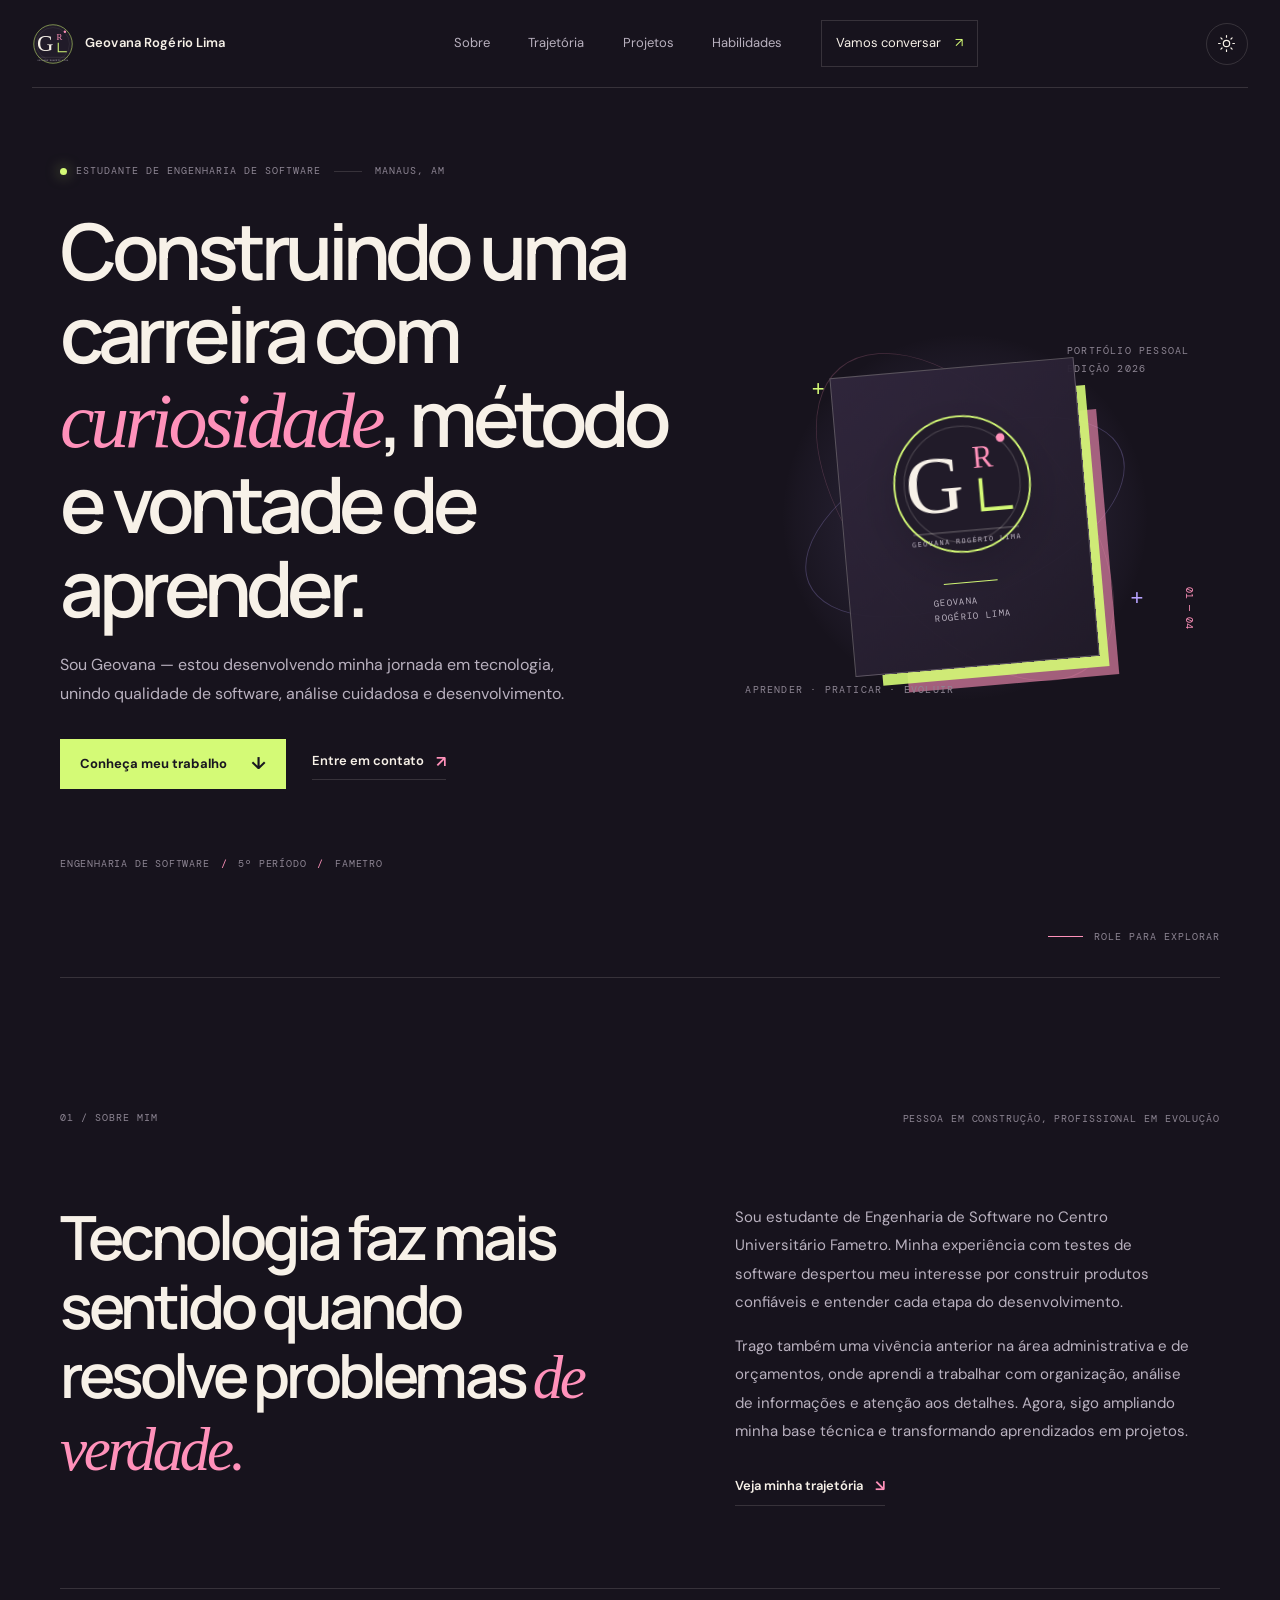
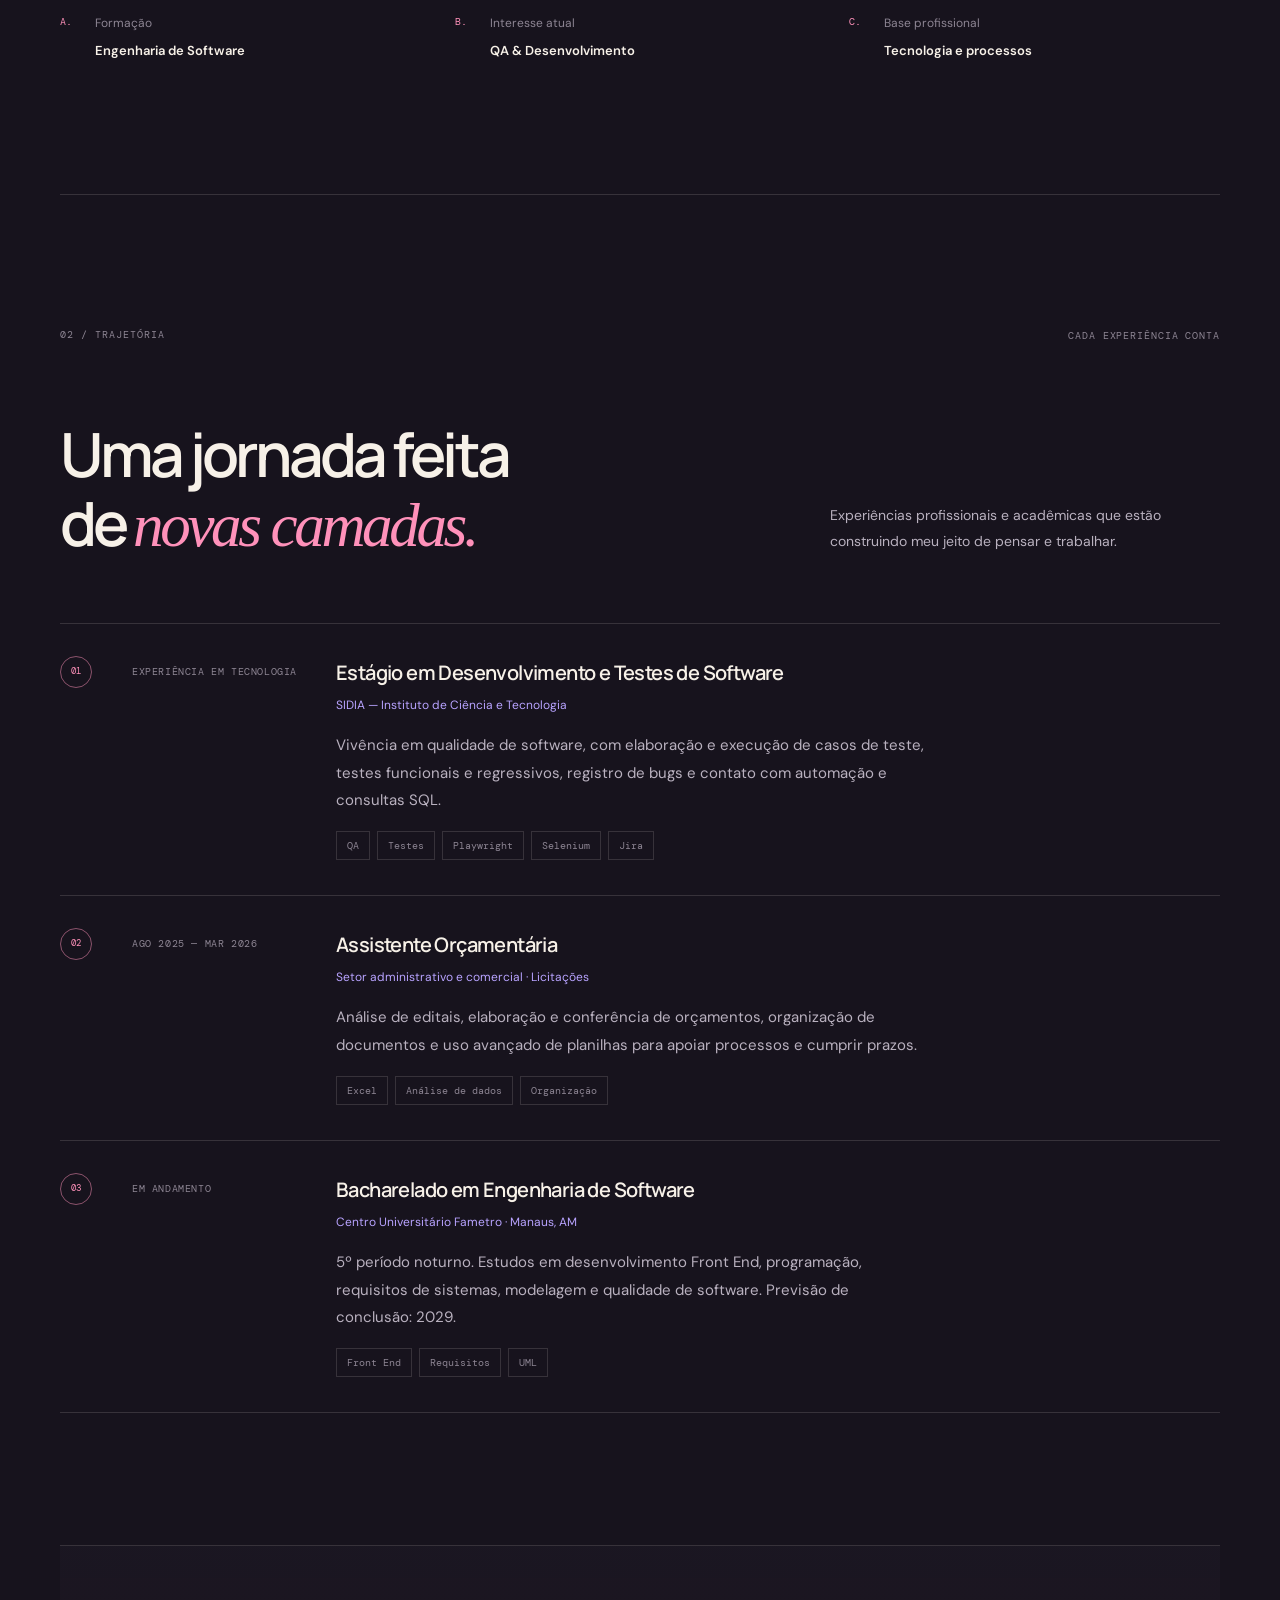
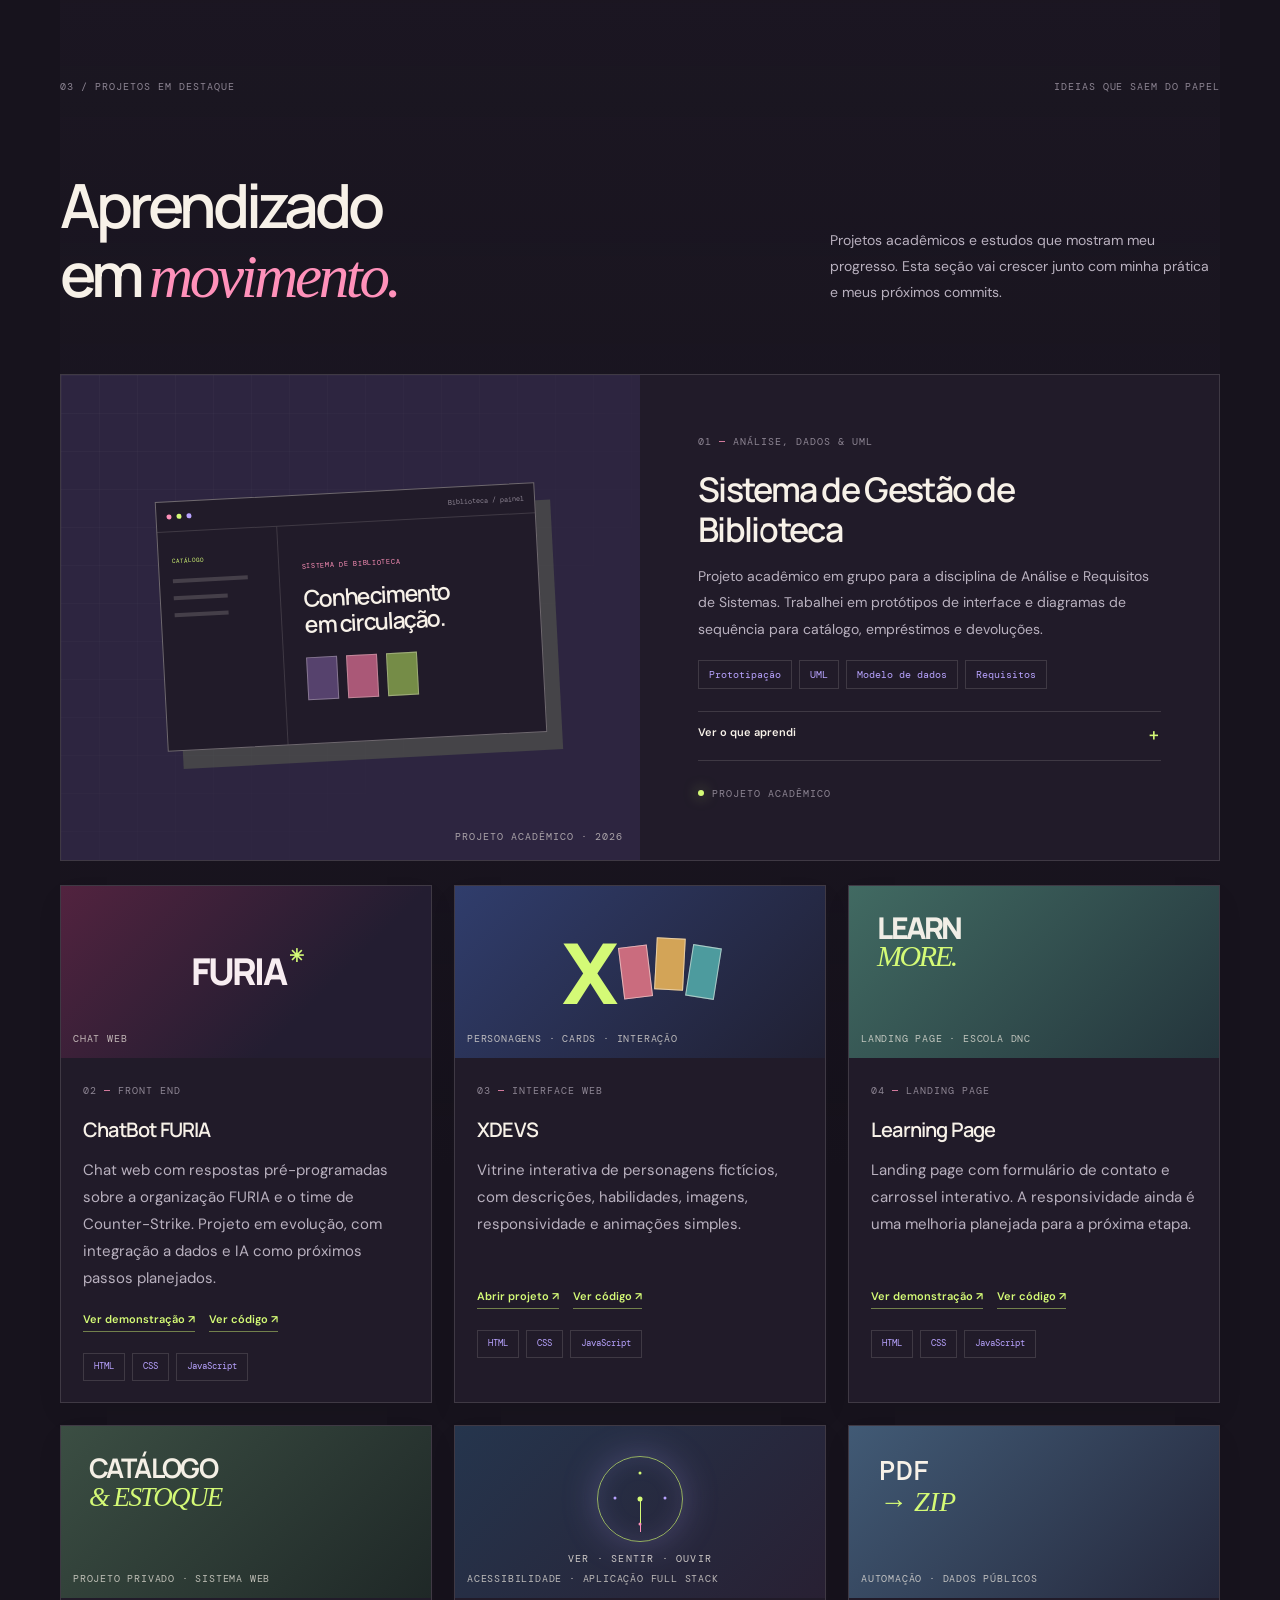
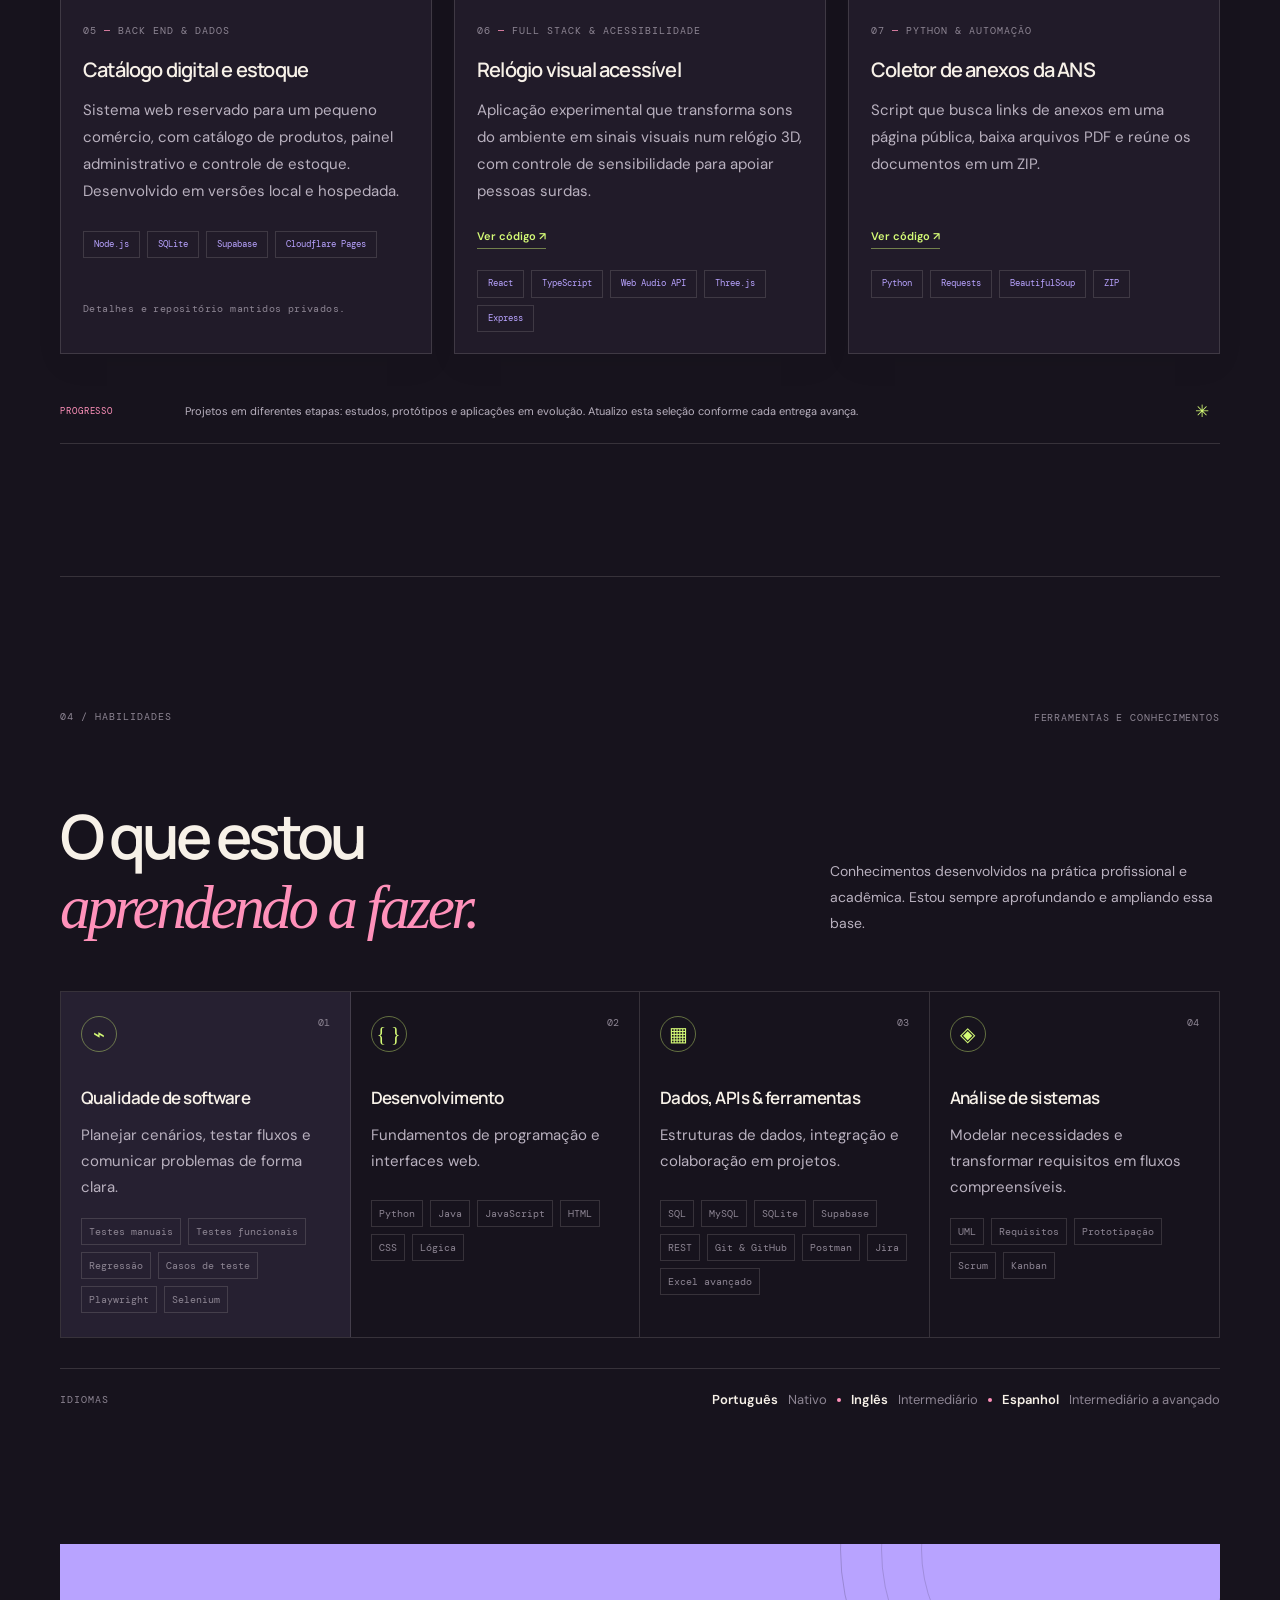
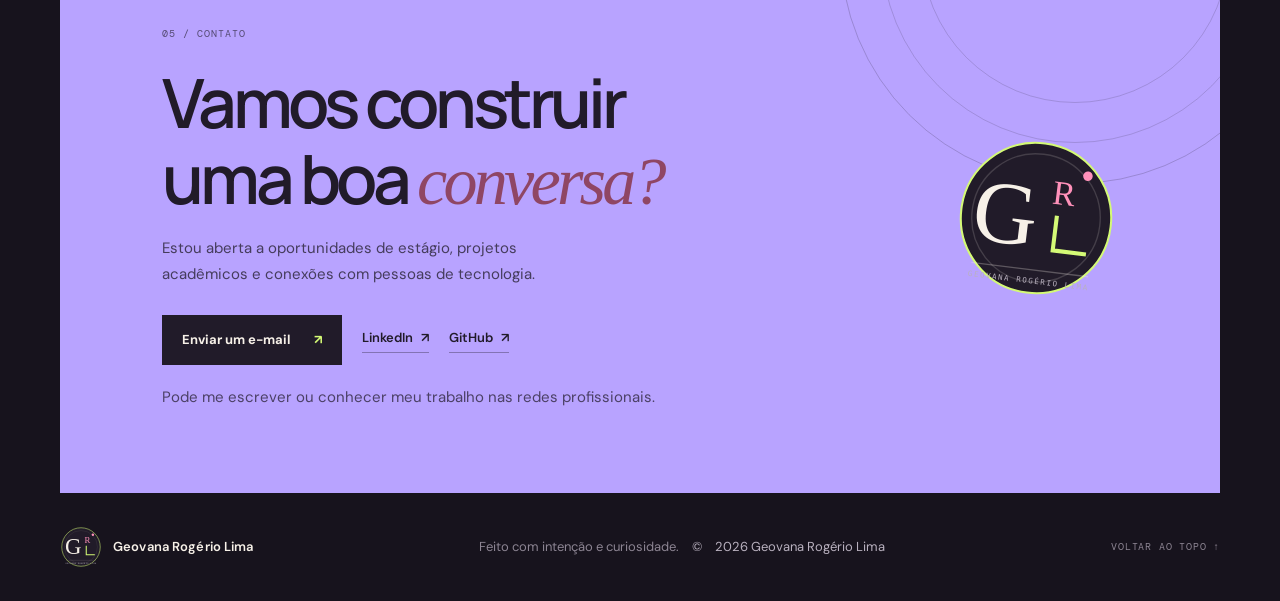
<file: index.html>
<!doctype html>
<html lang="pt-BR">
  <head>
    <meta charset="utf-8" />
    <meta name="viewport" content="width=device-width, initial-scale=1" />
    <meta name="theme-color" content="#17131d" id="theme-color" />
    <meta name="description" content="Portfólio de Geovana Rogério Lima, estudante de Engenharia de Software com interesse em qualidade de software e desenvolvimento." />
    <title>Geovana Rogério Lima — Portfólio</title>
    <link rel="preconnect" href="https://fonts.googleapis.com" />
    <link rel="preconnect" href="https://fonts.gstatic.com" crossorigin />
    <link href="https://fonts.googleapis.com/css2?family=DM+Mono:wght@400;500&family=DM+Sans:wght@400;500;600;700&family=Manrope:wght@400;500;600;700;800&display=swap" rel="stylesheet" />
    <link rel="stylesheet" href="css/style.css" />
    <script src="js/main.js" defer></script>
  </head>
  <body>
    <a class="skip-link" href="#conteudo">Pular para o conteúdo</a>
    <div class="page-shell">
      <header class="site-header">
        <a class="brand" href="#inicio" aria-label="Geovana Rogério Lima, início">
          <img class="brand-mark" src="img/monograma-grl.svg" alt="" width="44" height="44" />
          <span class="brand-name">Geovana Rogério Lima</span>
        </a>
        <nav class="site-nav" id="site-nav" aria-label="Navegação principal">
          <a href="#sobre">Sobre</a>
          <a href="#trajetoria">Trajetória</a>
          <a href="#projetos">Projetos</a>
          <a href="#habilidades">Habilidades</a>
          <a class="nav-contact" href="#contato">Vamos conversar <span aria-hidden="true">↗</span></a>
        </nav>
        <div class="header-actions">
          <button class="theme-toggle" type="button" aria-label="Ativar tema claro" title="Ativar tema claro">
            <svg class="theme-sun" viewBox="0 0 24 24" aria-hidden="true"><circle cx="12" cy="12" r="4"/><path d="M12 2v2m0 16v2M4.93 4.93l1.42 1.42m11.3 11.3 1.42 1.42M2 12h2m16 0h2M4.93 19.07l1.42-1.42m11.3-11.3 1.42-1.42"/></svg>
            <svg class="theme-moon" viewBox="0 0 24 24" aria-hidden="true"><path d="M20.3 15.3A8.5 8.5 0 0 1 8.7 3.7 8.5 8.5 0 1 0 20.3 15.3Z"/><path d="M16.5 4.5v3m-1.5-1.5h3"/></svg>
          </button>
          <button class="menu-toggle" type="button" aria-expanded="false" aria-controls="site-nav" aria-label="Abrir menu"><span></span><span></span></button>
        </div>
      </header>

      <main id="conteudo">
        <section class="hero section-wrap" id="inicio" aria-labelledby="hero-title">
          <div class="hero-copy">
            <p class="eyebrow"><span class="status-dot"></span> ESTUDANTE DE ENGENHARIA DE SOFTWARE <span class="eyebrow-line"></span> MANAUS, AM</p>
            <h1 id="hero-title">Construindo uma carreira com <em>curiosidade</em>, método e vontade de aprender.</h1>
            <p class="hero-lede">Sou Geovana — estou desenvolvendo minha jornada em tecnologia, unindo qualidade de software, análise cuidadosa e desenvolvimento.</p>
            <div class="hero-actions">
              <a class="button button-primary" href="#projetos">Conheça meu trabalho <span aria-hidden="true">↓</span></a>
              <a class="text-link" href="#contato">Entre em contato <span aria-hidden="true">↗</span></a>
            </div>
            <div class="hero-meta"><span>ENGENHARIA DE SOFTWARE</span><span class="meta-separator">/</span><span>5º PERÍODO</span><span class="meta-separator">/</span><span>FAMETRO</span></div>
          </div>
          <div class="hero-art" aria-label="Monograma de Geovana com elementos gráficos abstratos">
            <div class="orbit orbit-one"></div><div class="orbit orbit-two"></div>
            <div class="art-cross cross-one">+</div><div class="art-cross cross-two">+</div>
            <div class="art-caption caption-top">PORTFÓLIO PESSOAL<br />EDIÇÃO 2026</div>
            <div class="monogram-card"><img class="monogram-emblem" src="img/monograma-grl.svg" alt="Monograma GRL de Geovana Rogério Lima" width="148" height="148" /><span class="monogram-rule"></span><span class="monogram-name">GEOVANA<br />ROGÉRIO LIMA</span></div>
            <div class="art-caption caption-bottom">APRENDER · PRATICAR · EVOLUIR</div>
            <span class="art-index">01 — 04</span>
          </div>
          <a class="scroll-cue" href="#sobre"><span class="scroll-line"></span> ROLE PARA EXPLORAR</a>
        </section>

        <section class="intro section-wrap section-pad" id="sobre" aria-labelledby="sobre-title">
          <div class="section-heading"><p class="eyebrow">01 / SOBRE MIM</p><span class="heading-note">PESSOA EM CONSTRUÇÃO, PROFISSIONAL EM EVOLUÇÃO</span></div>
          <div class="intro-grid">
            <h2 id="sobre-title">Tecnologia faz mais sentido quando resolve problemas <em>de verdade.</em></h2>
            <div class="intro-text"><p>Sou estudante de Engenharia de Software no Centro Universitário Fametro. Minha experiência com testes de software despertou meu interesse por construir produtos confiáveis e entender cada etapa do desenvolvimento.</p><p>Trago também uma vivência anterior na área administrativa e de orçamentos, onde aprendi a trabalhar com organização, análise de informações e atenção aos detalhes. Agora, sigo ampliando minha base técnica e transformando aprendizados em projetos.</p><a class="text-link" href="#trajetoria">Veja minha trajetória <span aria-hidden="true">↘</span></a></div>
          </div>
          <div class="facts-row"><div class="fact"><span class="fact-index">A.</span><span>Formação</span><strong>Engenharia de Software</strong></div><div class="fact"><span class="fact-index">B.</span><span>Interesse atual</span><strong>QA &amp; Desenvolvimento</strong></div><div class="fact"><span class="fact-index">C.</span><span>Base profissional</span><strong>Tecnologia e processos</strong></div></div>
        </section>

        <section class="trajectory section-wrap section-pad" id="trajetoria" aria-labelledby="trajetoria-title">
          <div class="section-heading"><p class="eyebrow">02 / TRAJETÓRIA</p><span class="heading-note">CADA EXPERIÊNCIA CONTA</span></div>
          <div class="trajectory-top"><h2 id="trajetoria-title">Uma jornada feita<br />de <em>novas camadas.</em></h2><p>Experiências profissionais e acadêmicas que estão construindo meu jeito de pensar e trabalhar.</p></div>
          <div class="timeline">
            <article class="timeline-item"><span class="timeline-marker">01</span><div class="timeline-date">EXPERIÊNCIA EM TECNOLOGIA</div><div class="timeline-content"><h3>Estágio em Desenvolvimento e Testes de Software</h3><p class="timeline-org">SIDIA — Instituto de Ciência e Tecnologia</p><p>Vivência em qualidade de software, com elaboração e execução de casos de teste, testes funcionais e regressivos, registro de bugs e contato com automação e consultas SQL.</p><div class="tag-list"><span>QA</span><span>Testes</span><span>Playwright</span><span>Selenium</span><span>Jira</span></div></div></article>
            <article class="timeline-item"><span class="timeline-marker">02</span><div class="timeline-date">AGO 2025 — MAR 2026</div><div class="timeline-content"><h3>Assistente Orçamentária</h3><p class="timeline-org">Setor administrativo e comercial · Licitações</p><p>Análise de editais, elaboração e conferência de orçamentos, organização de documentos e uso avançado de planilhas para apoiar processos e cumprir prazos.</p><div class="tag-list"><span>Excel</span><span>Análise de dados</span><span>Organização</span></div></div></article>
            <article class="timeline-item"><span class="timeline-marker">03</span><div class="timeline-date">EM ANDAMENTO</div><div class="timeline-content"><h3>Bacharelado em Engenharia de Software</h3><p class="timeline-org">Centro Universitário Fametro · Manaus, AM</p><p>5º período noturno. Estudos em desenvolvimento Front End, programação, requisitos de sistemas, modelagem e qualidade de software. Previsão de conclusão: 2029.</p><div class="tag-list"><span>Front End</span><span>Requisitos</span><span>UML</span></div></div></article>
          </div>
        </section>

        <section class="projects section-wrap section-pad" id="projetos" aria-labelledby="projetos-title">
          <div class="section-heading"><p class="eyebrow">03 / PROJETOS EM DESTAQUE</p><span class="heading-note">IDEIAS QUE SAEM DO PAPEL</span></div>
          <div class="projects-heading"><h2 id="projetos-title">Aprendizado<br />em <em>movimento.</em></h2><p>Projetos acadêmicos e estudos que mostram meu progresso. Esta seção vai crescer junto com minha prática e meus próximos commits.</p></div>
          <article class="project-card">
            <div class="project-visual" aria-hidden="true"><div class="visual-grid"></div><div class="library-window"><div class="window-bar"><i></i><i></i><i></i><span>Biblioteca / painel</span></div><div class="library-layout"><div class="library-side"><b>CATÁLOGO</b><i></i><i></i><i></i></div><div class="library-main"><span class="library-kicker">SISTEMA DE BIBLIOTECA</span><strong>Conhecimento<br />em circulação.</strong><div class="book-row"><i></i><i></i><i></i></div></div></div></div><span class="visual-label">PROJETO ACADÊMICO · 2026</span></div>
            <div class="project-info"><div class="project-index">01 <span>—</span> ANÁLISE, DADOS &amp; UML</div><h3>Sistema de Gestão de Biblioteca</h3><p>Projeto acadêmico em grupo para a disciplina de Análise e Requisitos de Sistemas. Trabalhei em protótipos de interface e diagramas de sequência para catálogo, empréstimos e devoluções.</p><div class="project-tools"><span>Prototipação</span><span>UML</span><span>Modelo de dados</span><span>Requisitos</span></div><details class="project-details"><summary>Ver o que aprendi <span aria-hidden="true">＋</span></summary><p>Relacionar requisitos e regras de negócio a fluxos de uso, telas e entidades do sistema, documentando decisões para orientar as próximas etapas do projeto.</p></details><span class="project-status"><span class="status-dot"></span> PROJETO ACADÊMICO</span></div>
          </article>
          <div class="project-mini-grid" aria-label="Outros projetos e experimentos">
            <article class="mini-project"><div class="mini-project-art art-chat"><span>FURIA<span class="art-asterisk">✳</span></span><small>CHAT WEB</small></div><div class="mini-project-body"><p class="project-index">02 <span>—</span> FRONT END</p><h3>ChatBot FURIA</h3><p>Chat web com respostas pré-programadas sobre a organização FURIA e o time de Counter-Strike. Projeto em evolução, com integração a dados e IA como próximos passos planejados.</p><div class="mini-links"><a href="https://warm-sprinkles-a7e92b.netlify.app/" target="_blank" rel="noreferrer">Ver demonstração ↗</a><a href="https://github.com/Geovanarlx/ChatBot-Furia" target="_blank" rel="noreferrer">Ver código ↗</a></div><div class="project-tools"><span>HTML</span><span>CSS</span><span>JavaScript</span></div></div></article>
            <article class="mini-project"><div class="mini-project-art art-xdevs"><span class="xdevs-symbol">X</span><span class="xdevs-cards"><i></i><i></i><i></i></span><small>PERSONAGENS · CARDS · INTERAÇÃO</small></div><div class="mini-project-body"><p class="project-index">03 <span>—</span> INTERFACE WEB</p><h3>XDEVS</h3><p>Vitrine interativa de personagens fictícios, com descrições, habilidades, imagens, responsividade e animações simples.</p><div class="mini-links"><a href="https://geovanarlx.github.io/projeto-xdevs/" target="_blank" rel="noreferrer">Abrir projeto ↗</a><a href="https://github.com/Geovanarlx/projeto-xdevs" target="_blank" rel="noreferrer">Ver código ↗</a></div><div class="project-tools"><span>HTML</span><span>CSS</span><span>JavaScript</span></div></div></article>
            <article class="mini-project"><div class="mini-project-art art-learning"><span>LEARN<br /><em>MORE.</em></span><small>LANDING PAGE · ESCOLA DNC</small></div><div class="mini-project-body"><p class="project-index">04 <span>—</span> LANDING PAGE</p><h3>Learning Page</h3><p>Landing page com formulário de contato e carrossel interativo. A responsividade ainda é uma melhoria planejada para a próxima etapa.</p><div class="mini-links"><a href="https://668b55dd350370a346e59e3c--storied-otter-2c3f23.netlify.app/" target="_blank" rel="noreferrer">Ver demonstração ↗</a><a href="https://github.com/Geovanarlx/Projeto-Learning-Page" target="_blank" rel="noreferrer">Ver código ↗</a></div><div class="project-tools"><span>HTML</span><span>CSS</span><span>JavaScript</span></div></div></article>
            <article class="mini-project"><div class="mini-project-art art-store"><span>CATÁLOGO<br /><em>&amp; ESTOQUE</em></span><small>PROJETO PRIVADO · SISTEMA WEB</small></div><div class="mini-project-body"><p class="project-index">05 <span>—</span> BACK END &amp; DADOS</p><h3>Catálogo digital e estoque</h3><p>Sistema web reservado para um pequeno comércio, com catálogo de produtos, painel administrativo e controle de estoque. Desenvolvido em versões local e hospedada.</p><div class="project-tools"><span>Node.js</span><span>SQLite</span><span>Supabase</span><span>Cloudflare Pages</span></div><p class="project-private-note">Detalhes e repositório mantidos privados.</p></div></article>
            <article class="mini-project"><div class="mini-project-art art-clock"><span class="clock-face"><i></i><b></b></span><strong>VER · SENTIR · OUVIR</strong><small>ACESSIBILIDADE · APLICAÇÃO FULL STACK</small></div><div class="mini-project-body"><p class="project-index">06 <span>—</span> FULL STACK &amp; ACESSIBILIDADE</p><h3>Relógio visual acessível</h3><p>Aplicação experimental que transforma sons do ambiente em sinais visuais num relógio 3D, com controle de sensibilidade para apoiar pessoas surdas.</p><div class="mini-links"><a href="https://github.com/Geovanarlx/PrototipoRelogio" target="_blank" rel="noreferrer">Ver código ↗</a></div><div class="project-tools"><span>React</span><span>TypeScript</span><span>Web Audio API</span><span>Three.js</span><span>Express</span></div></div></article>
            <article class="mini-project"><div class="mini-project-art art-python"><span>PDF<br /><em>→ ZIP</em></span><small>AUTOMAÇÃO · DADOS PÚBLICOS</small></div><div class="mini-project-body"><p class="project-index">07 <span>—</span> PYTHON &amp; AUTOMAÇÃO</p><h3>Coletor de anexos da ANS</h3><p>Script que busca links de anexos em uma página pública, baixa arquivos PDF e reúne os documentos em um ZIP.</p><div class="mini-links"><a href="https://github.com/Geovanarlx/Quest-1---python" target="_blank" rel="noreferrer">Ver código ↗</a></div><div class="project-tools"><span>Python</span><span>Requests</span><span>BeautifulSoup</span><span>ZIP</span></div></div></article>
          </div>
          <div class="project-footnote"><span>PROGRESSO</span><p>Projetos em diferentes etapas: estudos, protótipos e aplicações em evolução. Atualizo esta seleção conforme cada entrega avança.</p><span class="footnote-star">✳</span></div>
        </section>

        <section class="skills section-wrap section-pad" id="habilidades" aria-labelledby="habilidades-title">
          <div class="section-heading"><p class="eyebrow">04 / HABILIDADES</p><span class="heading-note">FERRAMENTAS E CONHECIMENTOS</span></div>
          <div class="skills-head"><h2 id="habilidades-title">O que estou<br /><em>aprendendo a fazer.</em></h2><p>Conhecimentos desenvolvidos na prática profissional e acadêmica. Estou sempre aprofundando e ampliando essa base.</p></div>
          <div class="skills-grid">
            <article class="skill-card skill-card-featured"><span class="skill-number">01</span><span class="skill-icon">⌁</span><h3>Qualidade de software</h3><p>Planejar cenários, testar fluxos e comunicar problemas de forma clara.</p><div class="skill-tags"><span>Testes manuais</span><span>Testes funcionais</span><span>Regressão</span><span>Casos de teste</span><span>Playwright</span><span>Selenium</span></div></article>
            <article class="skill-card"><span class="skill-number">02</span><span class="skill-icon">{ }</span><h3>Desenvolvimento</h3><p>Fundamentos de programação e interfaces web.</p><div class="skill-tags"><span>Python</span><span>Java</span><span>JavaScript</span><span>HTML</span><span>CSS</span><span>Lógica</span></div></article>
            <article class="skill-card"><span class="skill-number">03</span><span class="skill-icon">▦</span><h3>Dados, APIs &amp; ferramentas</h3><p>Estruturas de dados, integração e colaboração em projetos.</p><div class="skill-tags"><span>SQL</span><span>MySQL</span><span>SQLite</span><span>Supabase</span><span>REST</span><span>Git &amp; GitHub</span><span>Postman</span><span>Jira</span><span>Excel avançado</span></div></article>
            <article class="skill-card"><span class="skill-number">04</span><span class="skill-icon">◈</span><h3>Análise de sistemas</h3><p>Modelar necessidades e transformar requisitos em fluxos compreensíveis.</p><div class="skill-tags"><span>UML</span><span>Requisitos</span><span>Prototipação</span><span>Scrum</span><span>Kanban</span></div></article>
          </div>
          <div class="languages"><span class="eyebrow">IDIOMAS</span><p><strong>Português</strong> Nativo <i></i><strong>Inglês</strong> Intermediário <i></i><strong>Espanhol</strong> Intermediário a avançado</p></div>
        </section>

        <section class="contact section-wrap" id="contato" aria-labelledby="contato-title">
          <div class="contact-orbit" aria-hidden="true"></div><div class="contact-content"><p class="eyebrow">05 / CONTATO</p><h2 id="contato-title">Vamos construir<br />uma boa <em>conversa?</em></h2><p>Estou aberta a oportunidades de estágio, projetos acadêmicos e conexões com pessoas de tecnologia.</p><div class="contact-actions"><a class="button button-light" href="mailto:geovanalimaczs567@gmail.com">Enviar um e-mail <span aria-hidden="true">↗</span></a><a class="contact-social" href="https://www.linkedin.com/in/geovana-lima-bbaa4a351/" target="_blank" rel="noreferrer">LinkedIn <span aria-hidden="true">↗</span></a><a class="contact-social" href="https://github.com/Geovanarlx" target="_blank" rel="noreferrer">GitHub <span aria-hidden="true">↗</span></a></div><p class="contact-note">Pode me escrever ou conhecer meu trabalho nas redes profissionais.</p></div><span class="contact-stamp"><img src="img/monograma-grl.svg" alt="" width="128" height="128" /></span>
        </section>
      </main>

      <footer class="site-footer section-wrap"><a class="brand footer-brand" href="#inicio"><img class="brand-mark" src="img/monograma-grl.svg" alt="" width="44" height="44" /><span class="brand-name">Geovana Rogério Lima</span></a><p>Feito com intenção e curiosidade. <span>© <span id="current-year">2026</span> Geovana Rogério Lima</span></p><a class="back-top" href="#inicio">VOLTAR AO TOPO ↑</a></footer>
    </div>
  </body>
</html>
</file>
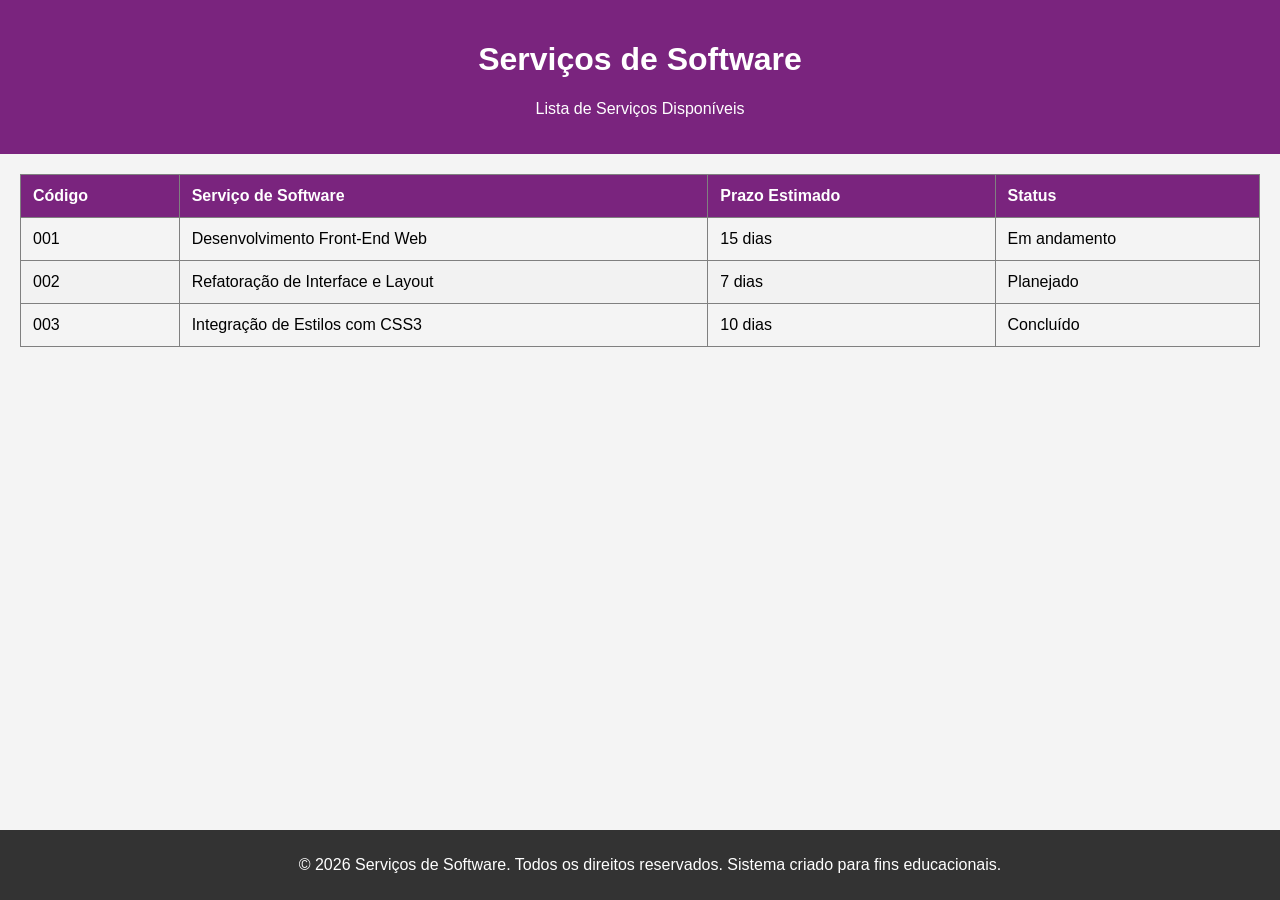
<file: EXERCICIO PRÁTICO FRONT-END/atividade_pratica3.html>
<!DOCTYPE html>
<html lang="en">
<head>
    <meta charset="UTF-8">
    <meta name="viewport" content="width=device-width, initial-scale=1.0">
    <title>Tabela de Serviços</title>
    <style>
        body {
            font-family: Arial, sans-serif;
            margin: 0;
            padding: 0;
            background-color: #f4f4f4;
        }
        #header {
            background-color: #7a247e;
            color: white;
            padding: 20px;
            text-align: center;
        }
        #content {
            margin: 20px;
        }
        table {
            width: 100%;
            border-collapse: collapse;
        }
        th, td {
            padding: 12px;
            text-align: left;
        }
        th {
            background-color: #7a247e;
            color: white;
        }
        tr:nth-child(even) {
            background-color: #f2f2f2;
        }
        #footer {
            background-color: #333;
            color: white;
            text-align: center;
            padding: 10px;
            position: fixed;
            bottom: 0;
            width: 100%;
        }
    </style>
</head>
<body>
    <div id="header">
    <h1>Serviços de Software</h1>
    <p>Lista de Serviços Disponíveis</p>
    </div>
    <div id="content">
        <table border="1">
        <thead>
            <tr>
                <th>Código</th>
                <th>Serviço de Software</th>
                <th>Prazo Estimado</th>
                <th>Status</th>
            </tr>
        </thead>
        <tbody>
            <tr>
                <td>001</td>
                <td>Desenvolvimento Front-End Web</td>
                <td>15 dias</td>
                <td>Em andamento</td>
            </tr>
            <tr>
                <td>002</td>
                <td>Refatoração de Interface e Layout</td>
                <td>7 dias</td>
                <td>Planejado</td>
            </tr>
            <tr>
                <td>003</td>
                <td>Integração de Estilos com CSS3</td>
                <td>10 dias</td>
                <td>Concluído</td>
            </tr>
        </tbody>
        </table>
    </div>

    <div id="footer">
        <p>© 2026 Serviços de Software. Todos os direitos reservados. Sistema criado para fins educacionais.</p>
    </div>
</body>
</html>
</file>
<file: css/style.css>
:root {
  color-scheme: dark;
  --ink: #f7f1e8;
  --muted: #b9b1bf;
  --quiet: #8d8593;
  --bg: #17131d;
  --panel: #211b29;
  --panel-light: #292132;
  --line: rgba(247, 241, 232, .14);
  --acid: #d4fa76;
  --pink: #ff91ba;
  --lavender: #b8a3ff;
  --contact-bg: #b8a3ff;
  --serif: Georgia, "Times New Roman", serif;
  font-family: "DM Sans", sans-serif;
  scroll-behavior: smooth;
  scroll-padding-top: 6rem;
}

:root[data-theme="light"] {
  color-scheme: light;
  --ink: #29232f;
  --muted: #5e5864;
  --quiet: #746d79;
  --bg: #f8f5f0;
  --panel: #fffdfa;
  --panel-light: #f0ebf4;
  --line: rgba(41, 35, 47, .16);
  --acid: #557b20;
  --pink: #a94068;
  --lavender: #7257a6;
  --contact-bg: #e4d9f6;
}

*, *::before, *::after { box-sizing: border-box; }
body { margin: 0; background: var(--bg); color: var(--ink); font-size: 17px; line-height: 1.7; transition: background-color .35s ease, color .35s ease; }
a { color: inherit; text-decoration: none; }
button { font: inherit; }
::selection { color: var(--bg); background: var(--acid); }
.page-shell { overflow: hidden; }
.section-wrap { width: min(1160px, calc(100% - 64px)); margin-inline: auto; }
.section-pad { padding-block: 132px; }
.skip-link { position: fixed; z-index: 30; top: 12px; left: 12px; padding: 10px 16px; color: var(--bg); background: var(--acid); transform: translateY(-160%); }
.skip-link:focus { transform: translateY(0); }
.site-header { position: relative; z-index: 20; display: flex; align-items: center; justify-content: space-between; width: min(1320px, calc(100% - 64px)); height: 88px; margin-inline: auto; border-bottom: 1px solid var(--line); }
.brand { display: inline-flex; align-items: center; gap: 11px; }
.brand-mark { display: block; width: 42px; height: 42px; flex: 0 0 42px; object-fit: contain; }
.brand-name { font-size: 13px; font-weight: 600; letter-spacing: .01em; }
.site-nav { display: flex; align-items: center; gap: clamp(20px, 3vw, 42px); color: var(--muted); font-size: 13px; }
.site-nav a { transition: color .2s ease; }
.site-nav a:hover, .site-nav a:focus-visible { color: var(--acid); }
.site-nav .nav-contact { display: flex; align-items: center; gap: 14px; padding: 11px 14px; border: 1px solid var(--line); color: var(--ink); }
.nav-contact span { color: var(--acid); }
.header-actions { display: flex; align-items: center; gap: 9px; }
.theme-toggle { display: grid; width: 42px; height: 42px; place-items: center; border: 1px solid var(--line); border-radius: 50%; background: transparent; color: var(--ink); cursor: pointer; transition: background-color .3s ease, transform .3s ease, border-color .3s ease; }
.theme-toggle:hover { transform: rotate(-10deg); background: var(--panel-light); }
.theme-toggle svg { width: 19px; height: 19px; fill: none; stroke: currentColor; stroke-linecap: round; stroke-linejoin: round; stroke-width: 1.5; }
.theme-moon { display: none; }
:root[data-theme="light"] .theme-sun { display: none; }
:root[data-theme="light"] .theme-moon { display: block; }
.menu-toggle { display: none; }
.hero { position: relative; display: grid; grid-template-columns: 1.12fr .88fr; align-items: center; min-height: 650px; padding-block: 75px 105px; }
.hero-copy { position: relative; z-index: 2; max-width: 670px; }
.eyebrow { display: flex; align-items: center; gap: 9px; margin: 0; color: var(--quiet); font-family: "DM Mono", monospace; font-size: 11px; letter-spacing: .1em; line-height: 1.6; }
.status-dot { display: inline-block; width: 7px; height: 7px; flex: 0 0 7px; border-radius: 50%; background: var(--acid); box-shadow: 0 0 14px rgba(212,250,118,.6); }
.eyebrow-line { display: inline-block; width: 28px; height: 1px; margin-inline: 4px; background: var(--line); }
h1, h2, h3, p { margin-top: 0; }
h1, h2, h3 { font-family: "Manrope", sans-serif; }
.hero h1 { max-width: 700px; margin: 30px 0 22px; font-size: clamp(46px, 6.2vw, 78px); font-weight: 600; letter-spacing: -.07em; line-height: 1.07; }
h1 em, h2 em { color: var(--pink); font-family: var(--serif); font-weight: 400; letter-spacing: -.055em; }
.hero-lede { max-width: 510px; margin-bottom: 30px; color: var(--muted); font-size: 16px; line-height: 1.8; }
.hero-actions { display: flex; align-items: center; gap: 26px; }
.button { display: inline-flex; min-height: 50px; align-items: center; justify-content: center; gap: 24px; padding: 0 20px; font-size: 13px; font-weight: 700; transition: transform .2s ease, background .2s ease; }
.button:hover { transform: translateY(-3px); }
.button-primary { color: #191620; background: var(--acid); }
.button-primary span { font-size: 17px; }
.text-link { display: inline-flex; align-items: center; gap: 12px; padding-bottom: 4px; border-bottom: 1px solid var(--line); color: var(--ink); font-size: 13px; font-weight: 600; }
.text-link span { color: var(--pink); font-size: 16px; }
.hero-meta { display: flex; flex-wrap: wrap; gap: 11px; margin-top: 66px; color: var(--quiet); font-family: "DM Mono", monospace; font-size: 10px; letter-spacing: .08em; }
.meta-separator { color: var(--pink); }
.hero-art { position: relative; display: grid; min-height: 410px; place-items: center; isolation: isolate; }
.hero-art::before { position: absolute; z-index: -1; width: min(32vw, 370px); aspect-ratio: 1; border-radius: 50%; background: radial-gradient(circle, rgba(184,163,255,.2), rgba(184,163,255,.02) 65%, transparent 70%); content: ""; animation: glow-pulse 8s ease-in-out infinite; }
.orbit { position: absolute; width: 340px; aspect-ratio: 1; border: 1px solid rgba(184,163,255,.25); border-radius: 50%; transform: rotate(-23deg) scaleY(.48); animation: orbit-spin 34s linear infinite; }
.orbit-two { width: 390px; border-color: rgba(255,145,186,.2); transform: rotate(50deg) scaleY(.54); animation: orbit-spin-two 42s linear infinite; }
.monogram-card { position: relative; display: flex; width: 245px; height: 300px; flex-direction: column; align-items: center; justify-content: center; border: 1px solid rgba(247,241,232,.25); background: linear-gradient(140deg, rgba(48,38,60,.96), rgba(33,27,41,.94)); box-shadow: 18px 20px 0 -9px rgba(212,250,118,.9), 35px 37px 0 -17px rgba(255,145,186,.6); transform: rotate(-5deg); animation: card-float 7s ease-in-out infinite; }
.monogram-emblem { display: block; width: 148px; height: 148px; filter: drop-shadow(0 12px 20px rgba(0,0,0,.16)); }
.monogram { font-family: "Manrope", sans-serif; font-size: 112px; font-weight: 800; letter-spacing: -.16em; line-height: .9; }
.monogram span { color: var(--pink); font-family: var(--serif); font-size: 94px; font-weight: 400; }
.monogram-rule { width: 54px; height: 1px; margin: 24px 0 11px; background: var(--acid); }
.monogram-name { color: var(--muted); font-family: "DM Mono", monospace; font-size: 9px; letter-spacing: .15em; line-height: 1.7; }
.art-caption { position: absolute; color: var(--quiet); font-family: "DM Mono", monospace; font-size: 9px; letter-spacing: .12em; line-height: 1.8; }
.caption-top { top: 30px; right: 6%; }
.caption-bottom { bottom: 23px; left: 7%; }
.art-index { position: absolute; right: 2%; bottom: 26%; color: var(--pink); font-family: "DM Mono", monospace; font-size: 10px; transform: rotate(90deg); }
.art-cross { position: absolute; color: var(--acid); font-family: sans-serif; font-size: 22px; font-weight: 300; animation: twinkle 4s ease-in-out infinite; }
.cross-one { top: 14%; left: 20%; }.cross-two { right: 15%; top: 65%; color: var(--lavender); }
.scroll-cue { position: absolute; right: 0; bottom: 32px; display: inline-flex; align-items: center; gap: 11px; color: var(--quiet); font-family: "DM Mono", monospace; font-size: 10px; letter-spacing: .1em; }
.scroll-line { width: 35px; height: 1px; background: var(--pink); }
.intro, .trajectory, .projects, .skills { border-top: 1px solid var(--line); }
.section-heading { display: flex; align-items: center; justify-content: space-between; gap: 24px; margin-bottom: 76px; }
.heading-note { color: var(--quiet); font-family: "DM Mono", monospace; font-size: 10px; letter-spacing: .09em; }
.intro-grid { display: grid; grid-template-columns: 1.06fr .94fr; gap: 11%; align-items: start; }
.intro h2, .trajectory h2, .projects h2, .skills h2, .contact h2 { margin: 0; font-size: clamp(38px, 5vw, 61px); font-weight: 600; letter-spacing: -.065em; line-height: 1.13; }
.intro-text { max-width: 455px; color: var(--muted); font-size: 15px; line-height: 1.9; }
.intro-text .text-link { margin-top: 10px; color: var(--ink); }
.facts-row { display: grid; grid-template-columns: repeat(3, 1fr); gap: 24px; margin-top: 82px; padding-top: 24px; border-top: 1px solid var(--line); }
.fact { display: grid; grid-template-columns: 26px 1fr; column-gap: 9px; color: var(--quiet); font-size: 12px; }
.fact-index { grid-row: span 2; color: var(--pink); font-family: "DM Mono", monospace; font-size: 10px; }
.fact strong { margin-top: 6px; color: var(--ink); font-size: 13px; font-weight: 600; }
.trajectory-top, .projects-heading, .skills-head { display: flex; align-items: flex-end; justify-content: space-between; gap: 40px; margin-bottom: 62px; }
.trajectory-top > p, .projects-heading > p, .skills-head > p { max-width: 390px; margin: 0 0 6px; color: var(--muted); font-size: 14px; line-height: 1.85; }
.timeline { border-top: 1px solid var(--line); }
.timeline-item { display: grid; grid-template-columns: 48px 180px minmax(0, 1fr); gap: 24px; padding: 32px 0 35px; border-bottom: 1px solid var(--line); }
.timeline-marker { display: grid; width: 32px; height: 32px; place-items: center; border: 1px solid rgba(255,145,186,.5); border-radius: 50%; color: var(--pink); font-family: "DM Mono", monospace; font-size: 9px; }
.timeline-date { padding-top: 7px; color: var(--quiet); font-family: "DM Mono", monospace; font-size: 10px; letter-spacing: .06em; }
.timeline-content { max-width: 590px; }
.timeline-content h3 { margin: 0 0 4px; font-size: 20px; font-weight: 600; letter-spacing: -.03em; }
.timeline-org { margin-bottom: 12px; color: var(--lavender) !important; font-size: 12px !important; }
.timeline-content p { max-width: 600px; margin-bottom: 16px; color: var(--muted); font-size: 14px; line-height: 1.85; }
.tag-list, .project-tools, .skill-tags { display: flex; flex-wrap: wrap; gap: 7px; }
.tag-list span, .project-tools span { padding: 5px 10px; border: 1px solid var(--line); color: var(--quiet); font-family: "DM Mono", monospace; font-size: 10px; }
.projects { background: linear-gradient(180deg, rgba(33,27,41,.38), transparent 55%); }
.project-card { display: grid; grid-template-columns: 1fr 1fr; min-height: 440px; margin-bottom: 24px; border: 1px solid var(--line); background: var(--panel); }
.project-visual { position: relative; display: grid; min-height: 380px; place-items: center; overflow: hidden; background: #2d2540; }
.visual-grid { position: absolute; inset: 0; opacity: .25; background-image: linear-gradient(rgba(247,241,232,.12) 1px, transparent 1px), linear-gradient(90deg, rgba(247,241,232,.12) 1px, transparent 1px); background-size: 38px 38px; mask-image: linear-gradient(135deg, black, transparent 80%); }
.library-window { position: relative; width: min(76%, 380px); min-height: 250px; border: 1px solid rgba(247,241,232,.36); background: #211b29; box-shadow: 15px 18px 0 rgba(212,250,118,.14); transform: rotate(-3deg); }
.window-bar { display: flex; height: 30px; align-items: center; gap: 5px; padding-inline: 10px; border-bottom: 1px solid var(--line); color: var(--quiet); font-family: "DM Mono", monospace; font-size: 7px; }
.window-bar i { width: 5px; height: 5px; border-radius: 50%; background: var(--pink); }.window-bar i:nth-child(2) { background: var(--acid); }.window-bar i:nth-child(3) { background: var(--lavender); }.window-bar span { margin-left: auto; }
.library-layout { display: grid; grid-template-columns: .7fr 1.5fr; min-height: 218px; }
.library-side { display: flex; flex-direction: column; gap: 13px; padding: 24px 13px; border-right: 1px solid var(--line); color: var(--quiet); font-family: "DM Mono", monospace; font-size: 6px; }
.library-side b { color: var(--acid); font-weight: 400; }.library-side i { width: 58%; height: 4px; background: rgba(247,241,232,.17); }.library-side i:first-of-type { width: 80%; }
.library-main { padding: 23px 22px; }.library-kicker { color: var(--pink); font-family: "DM Mono", monospace; font-size: 7px; letter-spacing: .1em; }.library-main strong { display: block; margin-top: 9px; font-family: "Manrope", sans-serif; font-size: 23px; font-weight: 600; letter-spacing: -.06em; line-height: 1.12; }
.book-row { display: flex; gap: 9px; margin-top: 20px; }.book-row i { width: 31px; height: 43px; border: 1px solid rgba(247,241,232,.3); background: #56426d; }.book-row i:nth-child(2) { background: #aa5877; }.book-row i:nth-child(3) { background: #758c47; }
.visual-label { position: absolute; right: 17px; bottom: 15px; color: rgba(247,241,232,.62); font-family: "DM Mono", monospace; font-size: 8px; letter-spacing: .1em; }
.project-info { position: relative; display: flex; flex-direction: column; align-items: flex-start; padding: clamp(30px, 5vw, 58px); }
.project-index { margin-bottom: 20px; color: var(--quiet); font-family: "DM Mono", monospace; font-size: 9px; letter-spacing: .1em; }.project-index span { color: var(--pink); }
.project-info h3 { margin: 0 0 13px; font-size: clamp(25px, 3vw, 34px); font-weight: 600; letter-spacing: -.05em; line-height: 1.17; }
.project-info > p { color: var(--muted); font-size: 14px; line-height: 1.9; }
.project-tools { margin-top: 4px; }.project-tools span { color: var(--lavender); }
.project-details { width: 100%; margin-top: 22px; border-top: 1px solid var(--line); border-bottom: 1px solid var(--line); }
.project-details summary { display: flex; justify-content: space-between; padding: 11px 0; color: var(--ink); cursor: pointer; font-size: 11px; font-weight: 600; list-style: none; }
.project-details summary::-webkit-details-marker { display: none; }.project-details summary span { color: var(--acid); font-size: 15px; }.project-details[open] summary span { transform: rotate(45deg); }
.project-details p { margin: 0; padding: 0 0 15px; color: var(--muted); font-size: 13px; line-height: 1.85; }
.project-status { display: flex; align-items: center; gap: 8px; margin-top: auto; padding-top: 24px; color: var(--quiet); font-family: "DM Mono", monospace; font-size: 8px; letter-spacing: .1em; }
.project-status .status-dot { width: 6px; height: 6px; flex-basis: 6px; }
.project-footnote { display: grid; grid-template-columns: 105px 1fr 25px; align-items: center; gap: 20px; margin-top: 26px; padding: 17px 0; border-bottom: 1px solid var(--line); }
.project-footnote > span:first-child { color: var(--pink); font-family: "DM Mono", monospace; font-size: 9px; letter-spacing: .1em; }.project-footnote p { margin: 0; color: var(--muted); font-size: 11px; }.footnote-star { color: var(--acid); font-size: 17px; }
.project-mini-grid { display: grid; grid-template-columns: repeat(3, 1fr); gap: 22px; margin-top: 24px; }
.mini-project { display: flex; min-width: 0; flex-direction: column; border: 1px solid var(--line); background: var(--panel); box-shadow: 0 12px 30px rgba(16,12,19,.04); transition: transform .3s ease, background-color .35s ease, border-color .35s ease, box-shadow .3s ease; }
.mini-project:hover { transform: translateY(-5px); box-shadow: 0 20px 38px rgba(16,12,19,.11); }
.mini-project-art { position: relative; display: flex; min-height: 172px; align-items: center; justify-content: center; overflow: hidden; }
.mini-project-art small { position: absolute; right: 12px; bottom: 11px; left: 12px; color: rgba(247,241,232,.72); font-family: "DM Mono", monospace; font-size: 9px; letter-spacing: .08em; }
.art-chat { background: linear-gradient(135deg, #52233f, #231d31 68%); }.art-chat > span { color: #f8edf1; font-family: "Manrope", sans-serif; font-size: 37px; font-weight: 800; letter-spacing: -.08em; }.art-asterisk { display: inline-block; margin-left: 4px; color: var(--acid); font-size: 18px; vertical-align: top; }
.art-xdevs { gap: 12px; background: linear-gradient(135deg, #303d6c, #202033); }.xdevs-symbol { color: var(--acid); font-family: "Manrope", sans-serif; font-size: 84px; font-weight: 800; letter-spacing: -.1em; line-height: 1; }.xdevs-cards { display: flex; gap: 5px; align-items: center; }.xdevs-cards i { width: 29px; height: 52px; border: 1px solid rgba(247,241,232,.55); background: #ca6c7e; transform: rotate(-7deg); }.xdevs-cards i:nth-child(2) { background: #d3a457; transform: rotate(3deg) translateY(-8px); }.xdevs-cards i:nth-child(3) { background: #4d9b9e; transform: rotate(9deg); }
.art-learning { align-items: flex-start; justify-content: flex-start; padding: 28px; background: linear-gradient(135deg, #416a62, #24353c); }.art-learning > span { color: #f1eee6; font-family: "Manrope", sans-serif; font-size: 30px; font-weight: 800; letter-spacing: -.08em; line-height: .9; }.art-learning em { color: var(--acid); font-family: var(--serif); font-weight: 400; }
.art-store { align-items: flex-start; justify-content: flex-start; padding: 28px; background: linear-gradient(135deg, #3b4e43, #1f2827); }.art-store > span { color: #f4efe5; font-family: "Manrope", sans-serif; font-size: 27px; font-weight: 700; letter-spacing: -.06em; line-height: 1.05; }.art-store em { color: #d4fa76; font-family: var(--serif); font-weight: 400; }
.art-clock { flex-direction: column; gap: 8px; background: linear-gradient(135deg, #25354d, #282033); }.art-clock > strong { color: rgba(247,241,232,.8); font-family: "DM Mono", monospace; font-size: 10px; font-weight: 400; letter-spacing: .12em; }.clock-face { position: relative; display: block; width: 86px; height: 86px; border: 1px solid rgba(212,250,118,.65); border-radius: 50%; box-shadow: 0 0 36px rgba(184,163,255,.25), inset 0 0 25px rgba(184,163,255,.12); }.clock-face::before, .clock-face::after { position: absolute; top: 50%; left: 50%; width: 1px; height: 33px; background: var(--pink); content: ""; transform-origin: top; animation: clock-hand 8s linear infinite; }.clock-face::after { height: 24px; background: var(--acid); animation-duration: 4s; }.clock-face i, .clock-face b { position: absolute; top: 50%; left: 50%; width: 5px; height: 5px; border-radius: 50%; background: var(--acid); transform: translate(-50%,-50%); }.clock-face b { top: 16px; left: 50%; width: 3px; height: 3px; box-shadow: 0 51px 0 var(--pink), 25px 25px 0 var(--lavender), -25px 25px 0 var(--lavender); }
.art-python { align-items: flex-start; justify-content: flex-start; padding: 30px; background: linear-gradient(135deg, #415a75, #25283c); }.art-python > span { color: #f7f1e8; font-family: "DM Mono", monospace; font-size: 28px; font-weight: 500; line-height: 1.1; }.art-python em { color: #d4fa76; font-family: var(--serif); }
.mini-project-body { display: flex; flex: 1; flex-direction: column; padding: 24px 22px 21px; }.mini-project-body .project-index { margin-bottom: 14px; font-size: 10px; }.mini-project-body h3 { margin: 0 0 10px; font-size: 20px; font-weight: 600; letter-spacing: -.04em; }.mini-project-body > p:not(.project-index) { min-height: 112px; margin-bottom: 18px; color: var(--muted); font-size: 13px; line-height: 1.8; }.mini-links { display: flex; flex-wrap: wrap; gap: 14px; margin-bottom: 17px; }.mini-links a { padding-bottom: 3px; border-bottom: 1px solid rgba(212,250,118,.45); color: var(--acid); font-size: 11px; font-weight: 600; }.mini-project .project-tools span { font-size: 9px; }
.mini-project-body .project-private-note { min-height: 0 !important; margin: auto 0 14px !important; padding-top: 4px; color: var(--quiet) !important; font-family: "DM Mono", monospace; font-size: 10px !important; letter-spacing: .04em; }
.skills-head { margin-bottom: 48px; }.skills-grid { display: grid; grid-template-columns: repeat(4, 1fr); border: 1px solid var(--line); }
.skill-card { position: relative; min-height: 280px; padding: 24px 20px; border-right: 1px solid var(--line); }.skill-card:last-child { border-right: 0; }.skill-card-featured { background: rgba(184,163,255,.09); }
.skill-number { position: absolute; top: 22px; right: 20px; color: var(--quiet); font-family: "DM Mono", monospace; font-size: 9px; }.skill-icon { display: grid; width: 36px; height: 36px; place-items: center; margin-bottom: 32px; border: 1px solid rgba(212,250,118,.4); border-radius: 50%; color: var(--acid); font-family: var(--serif); font-size: 20px; }
.skill-card h3 { margin: 0 0 9px; font-size: 17px; font-weight: 600; letter-spacing: -.03em; }.skill-card p { min-height: 60px; margin-bottom: 18px; color: var(--muted); font-size: 13px; line-height: 1.75; }
.skill-tags span { padding: 4px 7px; border: 1px solid var(--line); color: var(--quiet); font-family: "DM Mono", monospace; font-size: 7px; }
.languages { display: flex; justify-content: space-between; gap: 20px; margin-top: 30px; padding-top: 20px; border-top: 1px solid var(--line); }.languages p { display: flex; flex-wrap: wrap; align-items: center; gap: 10px; margin: 0; color: var(--quiet); font-size: 12px; }.languages strong { color: var(--ink); font-size: 12px; font-weight: 600; }.languages i { width: 4px; height: 4px; border-radius: 50%; background: var(--pink); }
.contact { position: relative; display: flex; min-height: 500px; align-items: center; justify-content: space-between; overflow: hidden; padding: 82px clamp(32px, 8vw, 105px); background: var(--contact-bg); color: #211b29; transition: background-color .35s ease; }
.contact-content { position: relative; z-index: 2; max-width: 590px; }.contact .eyebrow { color: rgba(33,27,41,.65); }.contact h2 { margin: 22px 0 16px; font-size: clamp(43px, 6vw, 68px); }.contact h2 em { color: #8f4664; }.contact-content > p:not(.eyebrow):not(.contact-note) { max-width: 430px; color: rgba(33,27,41,.76); font-size: 13px; }
.contact-actions { display: flex; flex-wrap: wrap; align-items: center; gap: 20px; margin-top: 28px; }.button-light { color: var(--ink); background: #211b29; }.button-light span { color: var(--acid); }.contact-social { padding-bottom: 3px; border-bottom: 1px solid rgba(33,27,41,.35); font-size: 11px; font-weight: 600; }.contact-social span { margin-left: 5px; }
.contact-note { margin: 20px 0 0; color: rgba(33,27,41,.72); font-size: 13px; }.contact-stamp { position: relative; z-index: 1; display: grid; width: 164px; height: 164px; flex: 0 0 164px; place-items: center; transform: rotate(7deg); animation: stamp-float 8s ease-in-out infinite; }.contact-stamp img { width: 100%; height: 100%; }
.contact-orbit { position: absolute; right: -90px; top: -230px; width: 470px; height: 470px; border: 1px solid rgba(33,27,41,.2); border-radius: 50%; animation: contact-drift 36s linear infinite; }.contact-orbit::before, .contact-orbit::after { position: absolute; inset: 40px; border: 1px solid rgba(33,27,41,.16); border-radius: 50%; content: ""; }.contact-orbit::after { inset: 80px; }
.site-footer { display: flex; min-height: 108px; align-items: center; justify-content: space-between; gap: 22px; }.site-footer > p { margin: 0; color: var(--quiet); font-size: 11px; }.site-footer > p span { margin-left: 10px; color: var(--muted); }.back-top { color: var(--quiet); font-family: "DM Mono", monospace; font-size: 10px; letter-spacing: .08em; }
.js-enabled [data-reveal] { opacity: 0; transform: translateY(18px); transition: opacity .65s ease, transform .65s ease; }.js-enabled [data-reveal].is-visible { opacity: 1; transform: translateY(0); }
:focus-visible { outline: 2px solid var(--acid); outline-offset: 4px; }
body, .site-header, .section-heading, .fact, .timeline-item, .project-card, .mini-project, .skill-card, .site-footer, .theme-toggle { transition: background-color .35s ease, color .35s ease, border-color .35s ease, box-shadow .35s ease; }
@keyframes orbit-spin { from { transform: rotate(-23deg) scaleY(.48); } to { transform: rotate(337deg) scaleY(.48); } }
@keyframes orbit-spin-two { from { transform: rotate(50deg) scaleY(.54); } to { transform: rotate(-310deg) scaleY(.54); } }
@keyframes glow-pulse { 0%, 100% { opacity: .55; transform: scale(.94); } 50% { opacity: 1; transform: scale(1.06); } }
@keyframes card-float { 0%, 100% { transform: rotate(-5deg) translateY(0); } 50% { transform: rotate(-3deg) translateY(-8px); } }
@keyframes stamp-float { 0%, 100% { transform: rotate(7deg) translateY(0); } 50% { transform: rotate(3deg) translateY(-7px); } }
@keyframes twinkle { 0%, 100% { opacity: .55; transform: scale(.88); } 50% { opacity: 1; transform: scale(1.14); } }
@keyframes contact-drift { to { transform: rotate(360deg); } }
@keyframes clock-hand { to { transform: rotate(360deg); } }

/* Pequenos rótulos continuam discretos, mas legíveis em telas de alta densidade. */
.eyebrow, .heading-note, .hero-meta, .art-caption, .art-index, .scroll-cue,
.fact-index, .timeline-date, .project-index, .project-status, .visual-label,
.mini-project-art small, .project-tools span, .skill-number, .skill-tags span,
.languages p, .languages strong, .contact-social, .back-top, .site-footer > p {
  font-size: max(10px, 1em);
}
.eyebrow, .heading-note, .hero-meta, .art-caption, .art-index, .scroll-cue,
.fact-index, .timeline-date, .project-index, .project-status, .visual-label,
.mini-project-art small, .skill-number, .back-top { font-size: 10px; }
.project-tools span, .skill-tags span { font-size: 10px; }
.intro-text, .timeline-content p, .mini-project-body > p:not(.project-index),
.skill-card p, .contact-content > p:not(.eyebrow):not(.contact-note), .contact-note { font-size: 15px; }
.contact-social, .languages p, .languages strong { font-size: 13px; }
.site-footer > p { font-size: 13px; }

@media (max-width: 900px) {
  .section-wrap { width: min(100% - 44px, 720px); }.site-header { width: calc(100% - 44px); }.site-nav { gap: 18px; font-size: 12px; }.hero { grid-template-columns: 1fr .8fr; min-height: 600px; }.hero h1 { font-size: clamp(44px, 7vw, 64px); }.hero-art { transform: scale(.85); }.timeline-item { grid-template-columns: 40px 145px minmax(0,1fr); gap: 15px; }.project-mini-grid { grid-template-columns: repeat(2, minmax(0,1fr)); }.skills-grid { grid-template-columns: repeat(2, 1fr); }.skill-card:nth-child(2) { border-right: 0; }.skill-card:nth-child(-n+2) { border-bottom: 1px solid var(--line); }
}
@media (max-width: 680px) {
  :root { scroll-padding-top: 4.8rem; }.section-wrap { width: calc(100% - 40px); }.section-pad { padding-block: 90px; }.site-header { width: calc(100% - 40px); height: 70px; }.brand-name { font-size: 12px; }.brand-mark { width: 38px; height: 38px; flex-basis: 38px; }.header-actions { gap: 7px; }.theme-toggle { width: 40px; height: 40px; }.menu-toggle { display: flex; width: 40px; height: 40px; flex-direction: column; align-items: center; justify-content: center; gap: 6px; border: 1px solid var(--line); background: transparent; }.menu-toggle span { width: 16px; height: 1px; background: var(--ink); transition: transform .2s ease; }.menu-toggle[aria-expanded="true"] span:first-child { transform: translateY(3.5px) rotate(45deg); }.menu-toggle[aria-expanded="true"] span:last-child { transform: translateY(-3.5px) rotate(-45deg); }
  .site-nav { position: absolute; top: 69px; right: 0; left: 0; display: none; align-items: stretch; gap: 0; padding: 10px 18px 18px; border: 1px solid var(--line); border-top: 0; background: var(--bg); }.site-nav.is-open { display: flex; flex-direction: column; }.site-nav a { padding: 13px 2px; border-bottom: 1px solid var(--line); }.site-nav .nav-contact { justify-content: space-between; margin-top: 12px; padding: 12px; border: 1px solid var(--line); }
  .hero { grid-template-columns: 1fr; padding-block: 65px 100px; }.hero h1 { max-width: 540px; margin-top: 24px; font-size: clamp(44px, 13vw, 68px); }.hero-lede { font-size: 14px; }.hero-art { min-height: 340px; margin-top: 5px; transform: scale(.82); }.hero-meta { margin-top: 42px; font-size: 8px; }.scroll-cue { bottom: 25px; }.caption-top { right: 1%; }.caption-bottom { left: 1%; }
  .section-heading { align-items: flex-start; flex-direction: column; gap: 10px; margin-bottom: 43px; }.heading-note { font-size: 8px; }.intro-grid { grid-template-columns: 1fr; gap: 25px; }.intro h2, .trajectory h2, .projects h2, .skills h2 { font-size: clamp(38px, 11vw, 55px); }.intro-text { font-size: 13px; }.facts-row { grid-template-columns: 1fr; gap: 18px; margin-top: 45px; }.fact { grid-template-columns: 30px 1fr; }
  .trajectory-top, .projects-heading, .skills-head { align-items: flex-start; flex-direction: column; gap: 20px; margin-bottom: 38px; }.trajectory-top > p, .projects-heading > p, .skills-head > p { font-size: 12px; }.timeline-item { grid-template-columns: 36px 1fr; gap: 10px 14px; padding-block: 25px; }.timeline-marker { grid-row: span 2; }.timeline-date { padding-top: 7px; }.timeline-content { grid-column: 2; }.timeline-content h3 { font-size: 18px; }.timeline-content p { font-size: 11px; }
  .project-card { grid-template-columns: 1fr; }.project-visual { min-height: 300px; }.project-info { min-height: 390px; padding: 30px 24px; }.project-footnote { grid-template-columns: 75px 1fr 18px; gap: 12px; }.project-footnote p { font-size: 10px; }
  .project-mini-grid { grid-template-columns: 1fr; gap: 18px; }.mini-project-art { min-height: 205px; }.mini-project-body > p:not(.project-index) { min-height: auto; }
  .skills-grid { grid-template-columns: 1fr; }.skill-card { min-height: auto; padding: 22px 20px 25px; border-right: 0; border-bottom: 1px solid var(--line); }.skill-card:last-child { border-bottom: 0; }.skill-card:nth-child(2) { border-bottom: 1px solid var(--line); }.skill-icon { margin-bottom: 22px; }.skill-card p { min-height: auto; }.languages { align-items: flex-start; flex-direction: column; gap: 12px; }.languages p { gap: 7px; }
  .contact { min-height: 470px; align-items: flex-start; flex-direction: column; justify-content: center; padding: 62px 25px; }.contact h2 { font-size: clamp(43px, 12vw, 61px); }.contact-stamp { position: absolute; right: -36px; bottom: 25px; width: 115px; height: 115px; font-size: 60px; opacity: .45; }.contact-actions { gap: 15px; }.contact-note { max-width: 260px; }.contact-orbit { right: -300px; }
  .site-footer { align-items: flex-start; flex-direction: column; justify-content: center; gap: 12px; padding-block: 25px; }.site-footer > p span { display: block; margin: 3px 0 0; }.back-top { margin-top: 5px; }
}
@media (prefers-reduced-motion: reduce) { *, *::before, *::after { scroll-behavior: auto !important; animation-duration: .01ms !important; animation-iteration-count: 1 !important; transition-duration: .01ms !important; } }
</file>
